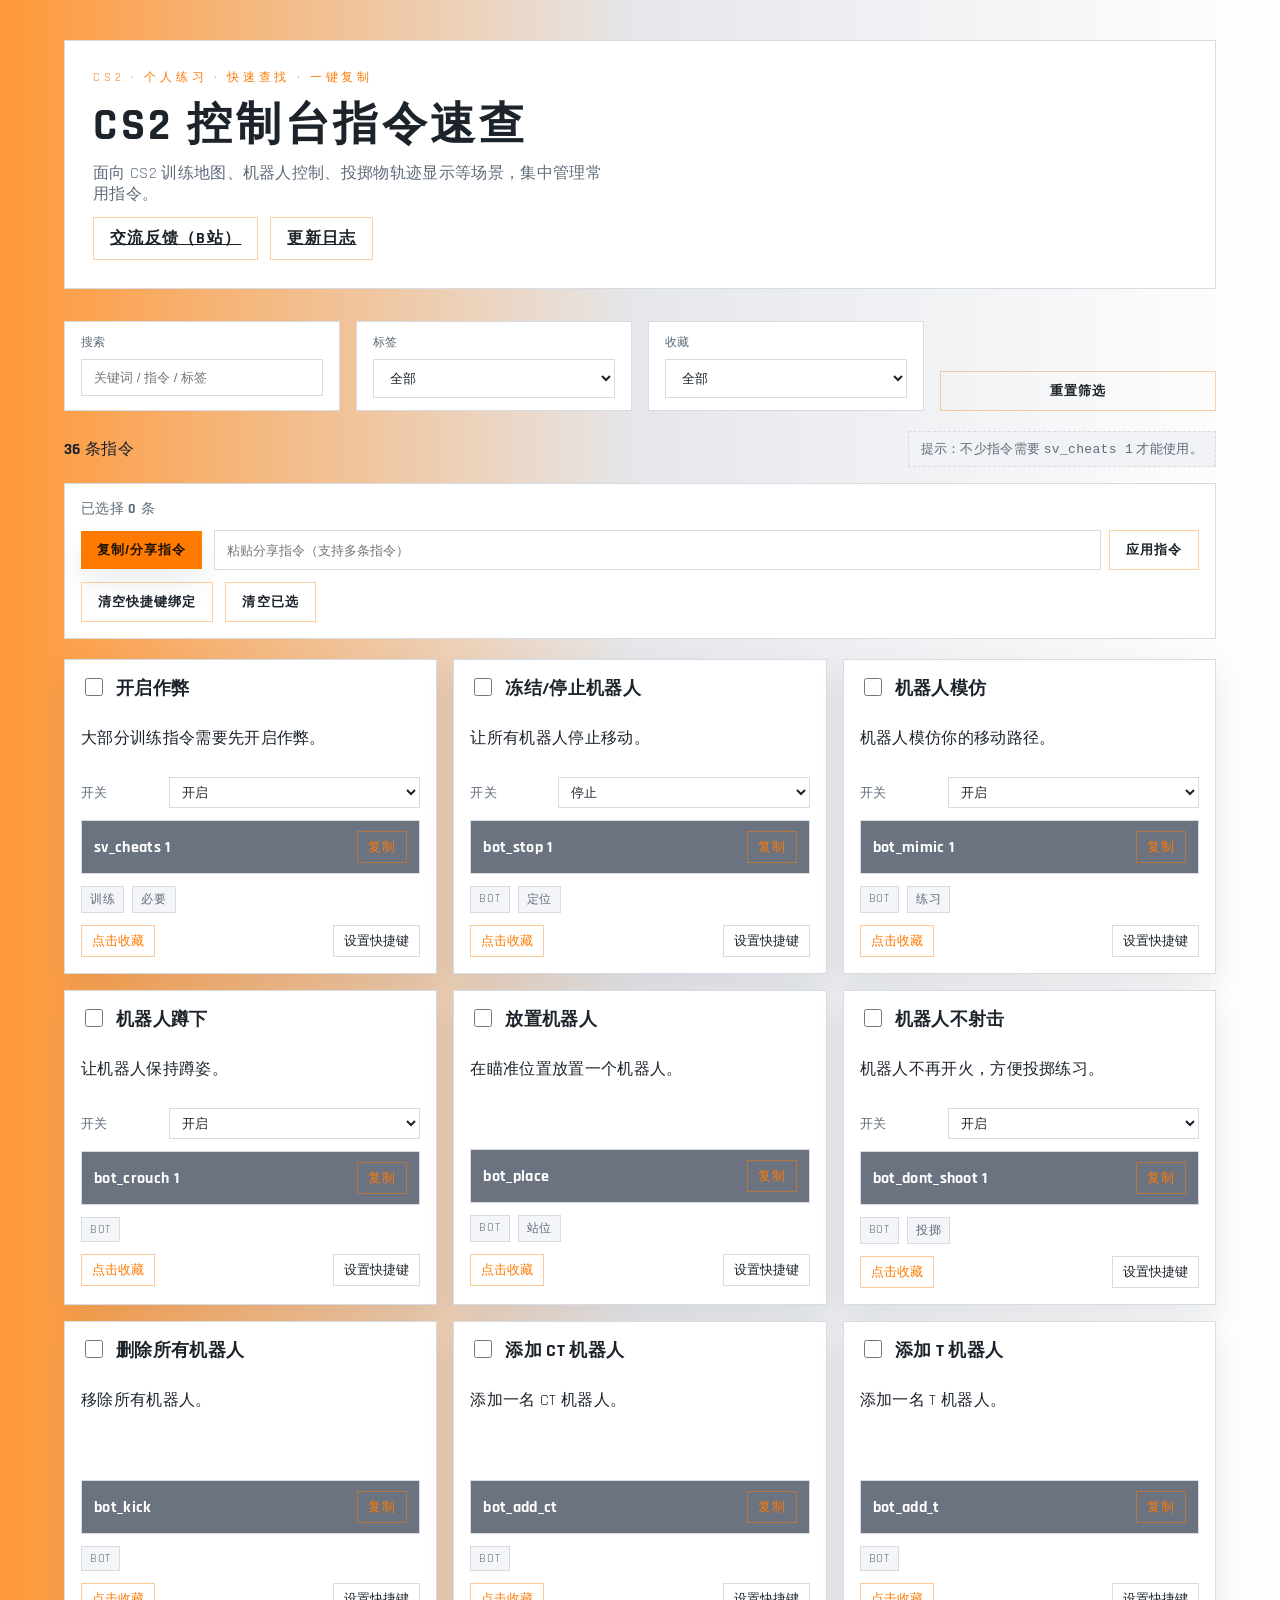
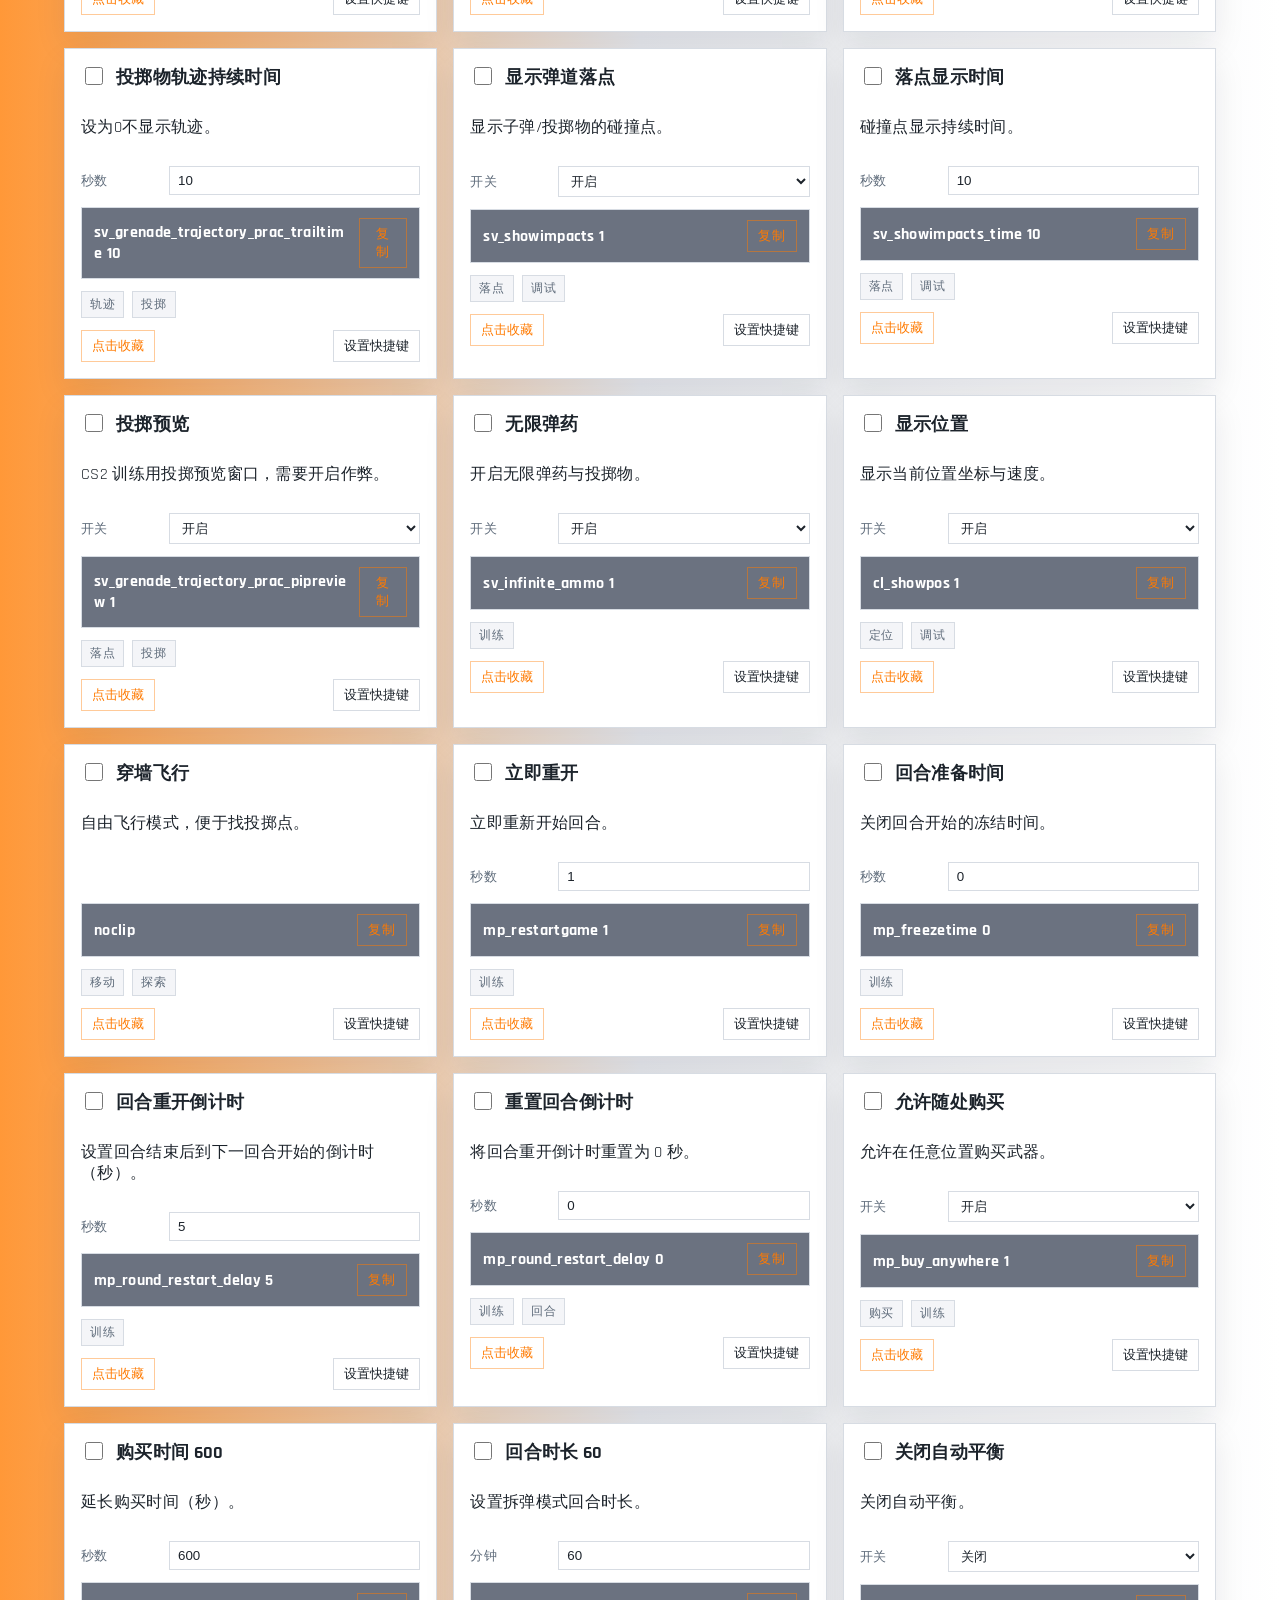
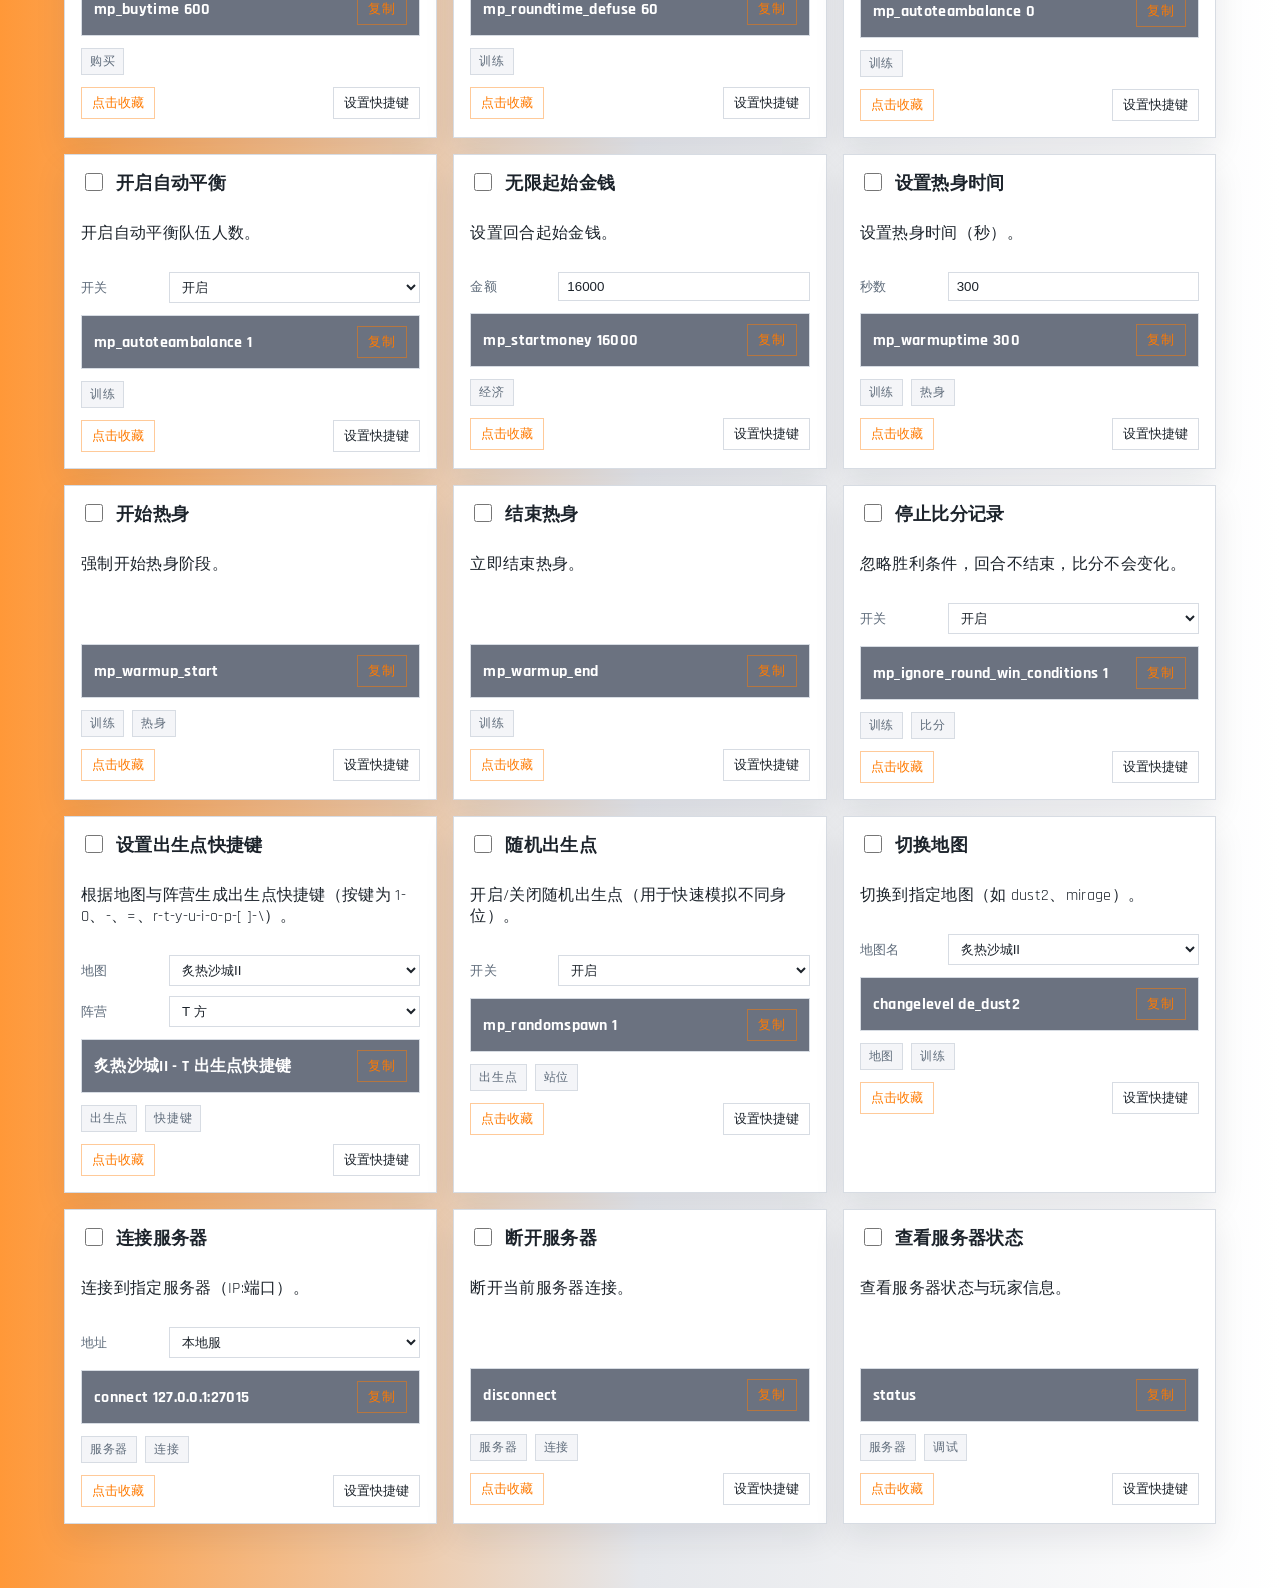
<file: index.html>
<!DOCTYPE html>
<html lang="zh-CN">
  <head>
    <meta charset="UTF-8" />
    <meta name="viewport" content="width=device-width, initial-scale=1.0" />
  <title>CS2 控制台指令速查</title>
    <link rel="stylesheet" href="styles.css" />
  </head>
  <body>
    <div class="app">
      <header class="hero">
        <div>
          <p class="eyebrow">CS2 · 个人练习 · 快速查找 · 一键复制</p>
          <h1>CS2 控制台指令速查</h1>
          <p class="subtitle">
            面向 CS2 训练地图、机器人控制、投掷物轨迹显示等场景，集中管理常用指令。
          </p>
          <div class="feedback">
            <a
              class="btn ghost"
              href="https://www.bilibili.com/video/BV1yZRaBNE1Q/?vd_source=82fa637f9242132c4126154be3de6ac5"
              target="_blank"
              rel="noreferrer"
            >
              交流反馈（B站）
            </a>
            <a class="btn ghost" href="changelog.html">更新日志</a>
          </div>
        </div>

      </header>

      <section class="controls">
        <label class="control">
          <span>搜索</span>
          <input id="searchInput" type="text" placeholder="关键词 / 指令 / 标签" />
        </label>
        <label class="control">
          <span>标签</span>
          <select id="tagSelect"></select>
        </label>
        <label class="control">
          <span>收藏</span>
          <select id="favoriteSelect">
            <option value="all">全部</option>
            <option value="favorites">仅收藏</option>
          </select>
        </label>
        <button class="btn ghost" id="resetBtn">重置筛选</button>
      </section>

      <section class="summary">
        <div>
          <strong id="countLabel">0</strong> 条指令
        </div>
        <div class="tips">
          <span>提示：不少指令需要 <code>sv_cheats 1</code> 才能使用。</span>
        </div>
      </section>

      <section class="selection">
        <div class="selection-info">
          已选择 <strong id="selectedCount">0</strong> 条
        </div>
        <div class="selection-actions">
          <div class="selection-row">
            <button class="btn" id="shareCodeBtn">复制/分享指令</button>
            <div class="share-input">
              <input id="shareCodeInput" type="text" placeholder="粘贴分享指令（支持多条指令）" />
              <button class="btn ghost" id="applyShareCodeBtn">应用指令</button>
            </div>
          </div>
          <div class="selection-row">
            <button class="btn ghost" id="clearHotkeysBtn">清空快捷键绑定</button>
            <button class="btn ghost" id="clearSelectedBtn">清空已选</button>
          </div>
        </div>
      </section>

      <main id="cards" class="cards"></main>
    </div>

    <div id="toast" class="toast" aria-live="polite"></div>

    <script src="commands.js"></script>
    <script src="app.js"></script>
  </body>
</html>
</file>
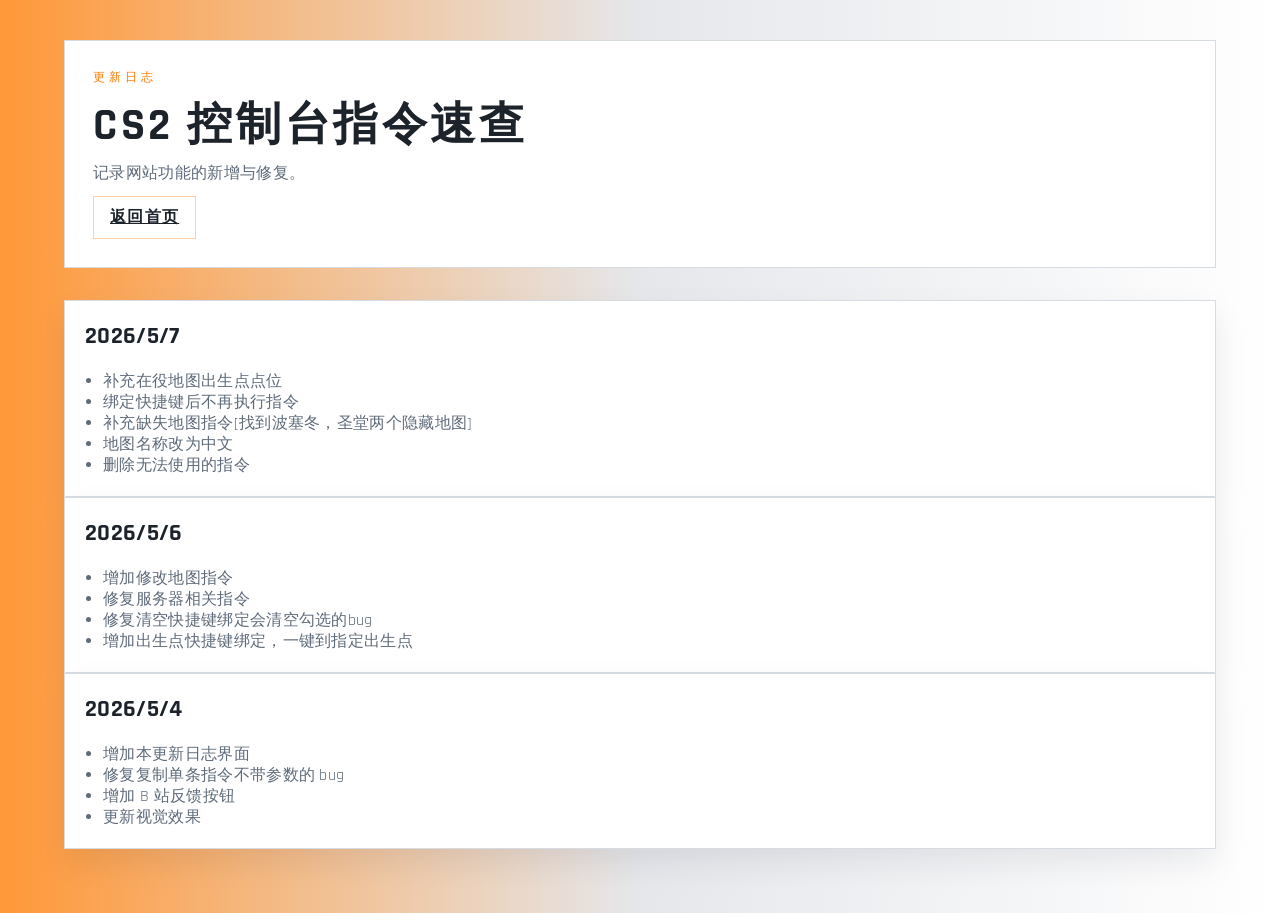
<file: changelog.html>
<!DOCTYPE html>
<html lang="zh-CN">
  <head>
    <meta charset="UTF-8" />
    <meta name="viewport" content="width=device-width, initial-scale=1.0" />
    <title>CS2 控制台指令速查 · 更新日志</title>
    <link rel="stylesheet" href="styles.css" />
  </head>
  <body>
    <div class="app">
      <header class="hero">
        <div>
          <p class="eyebrow">更新日志</p>
          <h1>CS2 控制台指令速查</h1>
          <p class="subtitle">记录网站功能的新增与修复。</p>
          <div class="feedback">
            <a class="btn ghost" href="index.html">返回首页</a>
          </div>
        </div>
      </header>
      <section class="log">
        <h2>2026/5/7</h2>
        <ul>
          <li>补充在役地图出生点点位</li>
          <li>绑定快捷键后不再执行指令</li>
          <li>补充缺失地图指令[找到波塞冬，圣堂两个隐藏地图]</li>
          <li>地图名称改为中文</li>
          <li>删除无法使用的指令</li>
        </ul>
      </section>
      <section class="log">
        <h2>2026/5/6</h2>
        <ul>
          <li>增加修改地图指令</li>
          <li>修复服务器相关指令</li>
          <li>修复清空快捷键绑定会清空勾选的bug</li>
          <li>增加出生点快捷键绑定，一键到指定出生点</li>
        </ul>
      </section>
      <section class="log">
        <h2>2026/5/4</h2>
        <ul>
          <li>增加本更新日志界面</li>
          <li>修复复制单条指令不带参数的 bug</li>
          <li>增加 B 站反馈按钮</li>
          <li>更新视觉效果</li>
        </ul>
      </section>
    </div>
  </body>
</html>
</file>
<file: styles.css>
@import url("https://fonts.googleapis.com/css2?family=Rajdhani:wght@400;600;700&display=swap");

:root {
  color-scheme: light;
  --bg: #f4f6f8;
  --panel: #ffffff;
  --panel-2: #f0f2f5;
  --text: #1c232b;
  --muted: #5e6b7a;
  --accent: #ff7a00;
  --accent-2: #ffb266;
  --border: #d7dce3;
  --shadow: 0 14px 30px rgba(15, 23, 42, 0.08);
  font-family: "Rajdhani", "Segoe UI", sans-serif;
}

* {
  box-sizing: border-box;
}

body {
  margin: 0;
  background: linear-gradient(
    90deg,
    #ff9838 0%,
    #e5e7eb 50%,
    #ffffff 100%
  );
  color: var(--text);
  letter-spacing: 0.02em;
}

.app {
  max-width: 1200px;
  margin: 0 auto;
  padding: 40px 24px 64px;
}

.hero {
  display: flex;
  flex-wrap: wrap;
  gap: 28px;
  justify-content: space-between;
  align-items: center;
  margin-bottom: 32px;
  padding: 28px;
  border-radius: 0;
  background: #ffffff;
  border: 1px solid var(--border);
}

.eyebrow {
  text-transform: uppercase;
  letter-spacing: 0.32em;
  font-size: 12px;
  color: var(--accent);
  margin: 0 0 8px;
}

h1 {
  font-size: clamp(2.4rem, 3.5vw, 3.4rem);
  margin: 0 0 8px;
  text-transform: uppercase;
  letter-spacing: 0.08em;
}

.subtitle {
  margin: 0;
  color: var(--muted);
  max-width: 520px;
}

.feedback {
  margin-top: 12px;
  display: flex;
  flex-wrap: wrap;
  gap: 12px;
}

.log {
  background: var(--panel);
  border: 1px solid var(--border);
  padding: 20px;
  box-shadow: var(--shadow);
}

.log h2 {
  margin-top: 0;
}

.log ul {
  margin: 0;
  padding-left: 18px;
  color: var(--muted);
}

.quick-actions {
  display: flex;
  gap: 12px;
}

.btn {
  background: var(--accent);
  border: none;
  color: #1f1307;
  padding: 10px 16px;
  border-radius: 0;
  font-weight: 700;
  text-transform: uppercase;
  letter-spacing: 0.08em;
  cursor: pointer;
  box-shadow: var(--shadow);
  transition: transform 0.2s ease, box-shadow 0.2s ease;
}

.btn:hover {
  transform: translateY(-1px);
  box-shadow: 0 14px 28px rgba(0, 0, 0, 0.4);
}

.btn.ghost {
  background: transparent;
  color: var(--text);
  border: 1px solid rgba(255, 122, 0, 0.35);
  box-shadow: none;
}

.controls {
  display: grid;
  grid-template-columns: repeat(auto-fit, minmax(220px, 1fr));
  gap: 16px;
  margin-bottom: 20px;
}

.controls > .btn {
  align-self: end;
  height: fit-content;
}

.control {
  display: flex;
  flex-direction: column;
  gap: 8px;
  background: var(--panel);
  padding: 12px 16px;
  border-radius: 0;
  border: 1px solid var(--border);
}

.control span {
  font-size: 12px;
  color: var(--muted);
}

input,
select {
  background: #ffffff;
  color: var(--text);
  border: 1px solid var(--border);
  padding: 10px 12px;
  border-radius: 0;
  outline: none;
}

.summary {
  display: flex;
  flex-wrap: wrap;
  gap: 12px;
  justify-content: space-between;
  align-items: center;
  margin-bottom: 16px;
}

.selection {
  display: flex;
  flex-direction: column;
  gap: 12px;
  background: var(--panel);
  border: 1px solid var(--border);
  padding: 16px;
  border-radius: 0;
  margin-bottom: 20px;
}

.selection-info {
  font-size: 14px;
  color: var(--muted);
}

.selection-actions {
  display: flex;
  flex-direction: column;
  gap: 12px;
}

.selection-row {
  display: flex;
  flex-wrap: wrap;
  gap: 12px;
  align-items: center;
}

.share-input {
  display: flex;
  gap: 8px;
  flex: 1 1 320px;
}

.share-input input {
  flex: 1;
}

.tips {
  background: #f0f2f5;
  border: 1px dashed var(--border);
  padding: 8px 12px;
  border-radius: 0;
  color: var(--muted);
  font-size: 13px;
}

.cards {
  display: grid;
  grid-template-columns: repeat(auto-fit, minmax(280px, 1fr));
  gap: 16px;
}

.card {
  background: var(--panel);
  border: 1px solid var(--border);
  padding: 16px;
  border-radius: 0;
  display: flex;
  flex-direction: column;
  gap: 12px;
  box-shadow: var(--shadow);
}

.card-header {
  display: flex;
  justify-content: space-between;
  align-items: flex-start;
  gap: 12px;
}

.card-header-left {
  display: flex;
  align-items: flex-start;
  gap: 10px;
  cursor: pointer;
}

.select-checkbox {
  width: 18px;
  height: 18px;
  margin-top: 2px;
  accent-color: var(--accent);
}

.card h3 {
  margin: 0;
  font-size: 1.1rem;
}

.category {
  font-size: 12px;
  color: var(--muted);
  border: 1px solid rgba(255, 122, 0, 0.4);
  padding: 4px 8px;
  border-radius: 0;
  text-transform: uppercase;
  letter-spacing: 0.08em;
}

.command {
  font-family: inherit;
  background: #6b7280;
  border: 1px solid var(--border);
  padding: 10px 12px;
  border-radius: 0;
  display: flex;
  justify-content: space-between;
  align-items: center;
  gap: 8px;
}

.params {
  display: grid;
  gap: 10px;
}

.param-field {
  display: grid;
  grid-template-columns: 80px 1fr;
  gap: 8px;
  align-items: center;
  font-size: 13px;
  color: var(--muted);
}

.param-field input,
.param-field select {
  background: #ffffff;
  color: var(--text);
  border: 1px solid var(--border);
  padding: 6px 8px;
  border-radius: 0;
  outline: none;
  width: 100%;
}

.command code {
  word-break: break-word;
  font-family: inherit;
  color: #ffffff;
  font-weight: 700;
}

.command button {
  background: transparent;
  border: 1px solid rgba(255, 122, 0, 0.5);
  color: var(--accent);
  padding: 6px 10px;
  border-radius: 0;
  cursor: pointer;
  text-transform: uppercase;
  letter-spacing: 0.08em;
}

.tags {
  display: flex;
  flex-wrap: wrap;
  gap: 8px;
}

.tag {
  font-size: 12px;
  background: #f4f5f8;
  border: 1px solid var(--border);
  padding: 4px 8px;
  border-radius: 0;
  color: var(--muted);
  cursor: pointer;
  text-transform: uppercase;
  letter-spacing: 0.06em;
}

.params-placeholder {
  visibility: hidden;
  pointer-events: none;
}

.card-footer {
  display: flex;
  justify-content: space-between;
  align-items: center;
  gap: 12px;
  font-size: 13px;
  color: var(--muted);
}

.favorite {
  background: transparent;
  border: 1px solid rgba(255, 122, 0, 0.4);
  color: var(--accent);
  padding: 6px 10px;
  border-radius: 0;
  cursor: pointer;
}

.hotkey {
  background: transparent;
  border: 1px solid var(--border);
  color: var(--text);
  padding: 6px 10px;
  border-radius: 0;
  cursor: pointer;
}

.hotkey.active {
  border-color: var(--accent);
  color: var(--accent);
}

.favorite.active {
  border-color: var(--accent);
  color: var(--accent);
}

.toast {
  position: fixed;
  bottom: 24px;
  left: 50%;
  transform: translateX(-50%) translateY(12px);
  background: var(--panel-2);
  color: var(--text);
  padding: 12px 16px;
  border-radius: 0;
  border: 1px solid var(--border);
  box-shadow: var(--shadow);
  opacity: 0;
  transition: all 0.3s ease;
  pointer-events: none;
}

.toast.show {
  opacity: 1;
  transform: translateX(-50%) translateY(0);
}
</file>
